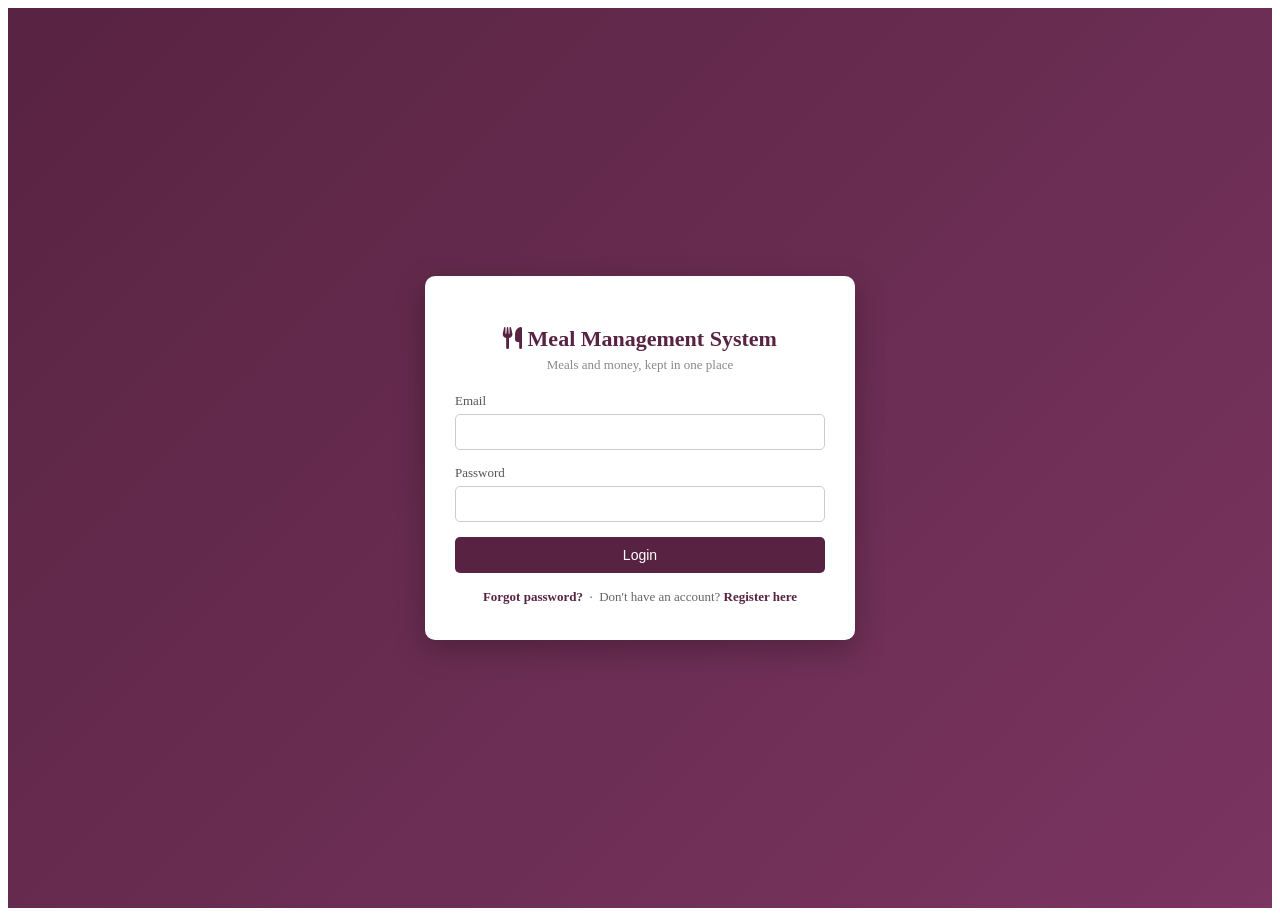
<file: index.html>
<!DOCTYPE html>
<html>

<head>
    <title>Meal Management System</title>
    <link rel="stylesheet" href="style.css">

    <!-- Font Awesome Icons -->
    <link rel="stylesheet" href="https://cdnjs.cloudflare.com/ajax/libs/font-awesome/6.5.0/css/all.min.css">
</head>

<body>

    <!-- ================= LOGIN / REGISTER ================= -->
    <div id="authPage" class="authwrap">
        <div class="authbox">
            <h1><i class="fa-solid fa-utensils"></i> Meal Management System</h1>
            <p class="tagline">Meals and money, kept in one place</p>

            <!-- LOGIN FORM -->
            <div id="loginForm">
                <div class="field">
                    <label>Email</label>
                    <input type="email" id="loginEmail">
                </div>
                <div class="field">
                    <label>Password</label>
                    <input type="password" id="loginPassword">
                </div>
                <button class="btn btn-full" onclick="loginUser()">Login</button>
                <div class="msg" id="loginMsg"></div>
                <p class="switch-line">
                    <a onclick="showTab('forgot')">Forgot password?</a>
                    &nbsp;&middot;&nbsp;
                    Don't have an account? <a onclick="showTab('register')">Register here</a>
                </p>
            </div>

            <!-- FORGOT PASSWORD FORM -->
            <div id="forgotForm" style="display:none;">
                <p style="font-size:13px; color:#666; margin-top:0;">
                    Enter the email on your account and choose a new password.
                    This is a school project demo, so there is no email sent &mdash;
                    it just checks the email matches an account and updates the password right away.
                </p>
                <div class="field">
                    <label>Your Email</label>
                    <input type="email" id="forgotEmail">
                </div>
                <div class="field">
                    <label>New Password</label>
                    <input type="password" id="forgotNewPassword">
                </div>
                <button class="btn btn-full" onclick="resetPassword()">Reset Password</button>
                <div class="msg" id="forgotMsg"></div>
                <p class="switch-line"><a onclick="showTab('login')">Back to Login</a></p>
            </div>

            <!-- REGISTER FORM -->
            <div id="registerForm" style="display:none;">
                <div class="field">
                    <label>Full Name</label>
                    <input type="text" id="regName">
                </div>
                <div class="field">
                    <label>Email</label>
                    <input type="email" id="regEmail">
                </div>
                <div class="field">
                    <label>Password</label>
                    <input type="password" id="regPassword">
                </div>
                <div class="field">
                    <label>Account Type</label>
                    <select id="regRole">
                        <option value="member">Member</option>
                        <option value="admin">Admin</option>
                    </select>
                </div>
                <button class="btn btn-full" onclick="registerUser()">Register</button>
                <div class="msg" id="regMsg"></div>
                <p class="switch-line">Already have an account? <a onclick="showTab('login')">Login here</a></p>
            </div>
        </div>
    </div>


    <!-- ================= MAIN APP ================= -->
    <div id="appPage" class="appwrap" style="display:none;">

        <!-- SIDEBAR -->
        <div class="sidebar">
            <div class="brand">
                <i class="fa-solid fa-utensils"></i>
                <span>Meal Management System</span>
            </div>
            <nav>
                <a data-page="dashboard" onclick="showPage('dashboard')"><i class="fa-solid fa-gauge"></i> Dashboard</a>
                <a data-page="mess" onclick="showPage('mess')"><i class="fa-solid fa-house-user"></i> Create/Join Mess</a>
                <a data-page="mealplan" onclick="showPage('mealplan')"><i class="fa-solid fa-bowl-food"></i> Meal Plan</a>
                <a data-page="attendance" onclick="showPage('attendance')"><i class="fa-solid fa-clipboard-check"></i> Attendance</a>
                <a data-page="expenses" onclick="showPage('expenses')"><i class="fa-solid fa-file-invoice-dollar"></i> Expenses</a>
                <a data-page="payments" onclick="showPage('payments')"><i class="fa-solid fa-money-bill-wave"></i> Payments</a>
                <a data-page="budget" onclick="showPage('budget')"><i class="fa-solid fa-calculator"></i> Budget Tools</a>
                <a data-page="profile" onclick="showPage('profile')"><i class="fa-solid fa-user"></i> Profile</a>
                <a href="database.html" target="_blank"><i class="fa-solid fa-database"></i> View Database</a>
            </nav>
        </div>

        <!-- MAIN CONTENT -->
        <div class="main">
            <div class="topbar">
                <h2 id="pageTitle">Dashboard</h2>
                <div class="userinfo">
                    <span id="topUserName"></span>
                    &nbsp;|&nbsp;
                    <a onclick="logoutUser()"><i class="fa-solid fa-right-from-bracket"></i> Logout</a>
                </div>
            </div>

            <div class="page" id="pageContent">
                <!-- filled by JavaScript -->
            </div>
        </div>

    </div>


    <!-- PART 1: login, mess, meal plan, attendance, profile -->
    <script src="part1.js"></script>

    <!-- PART 2: expenses, payments, budget tools (algorithms) -->
    <script src="part2.js"></script>

</body>

</html>
</file>
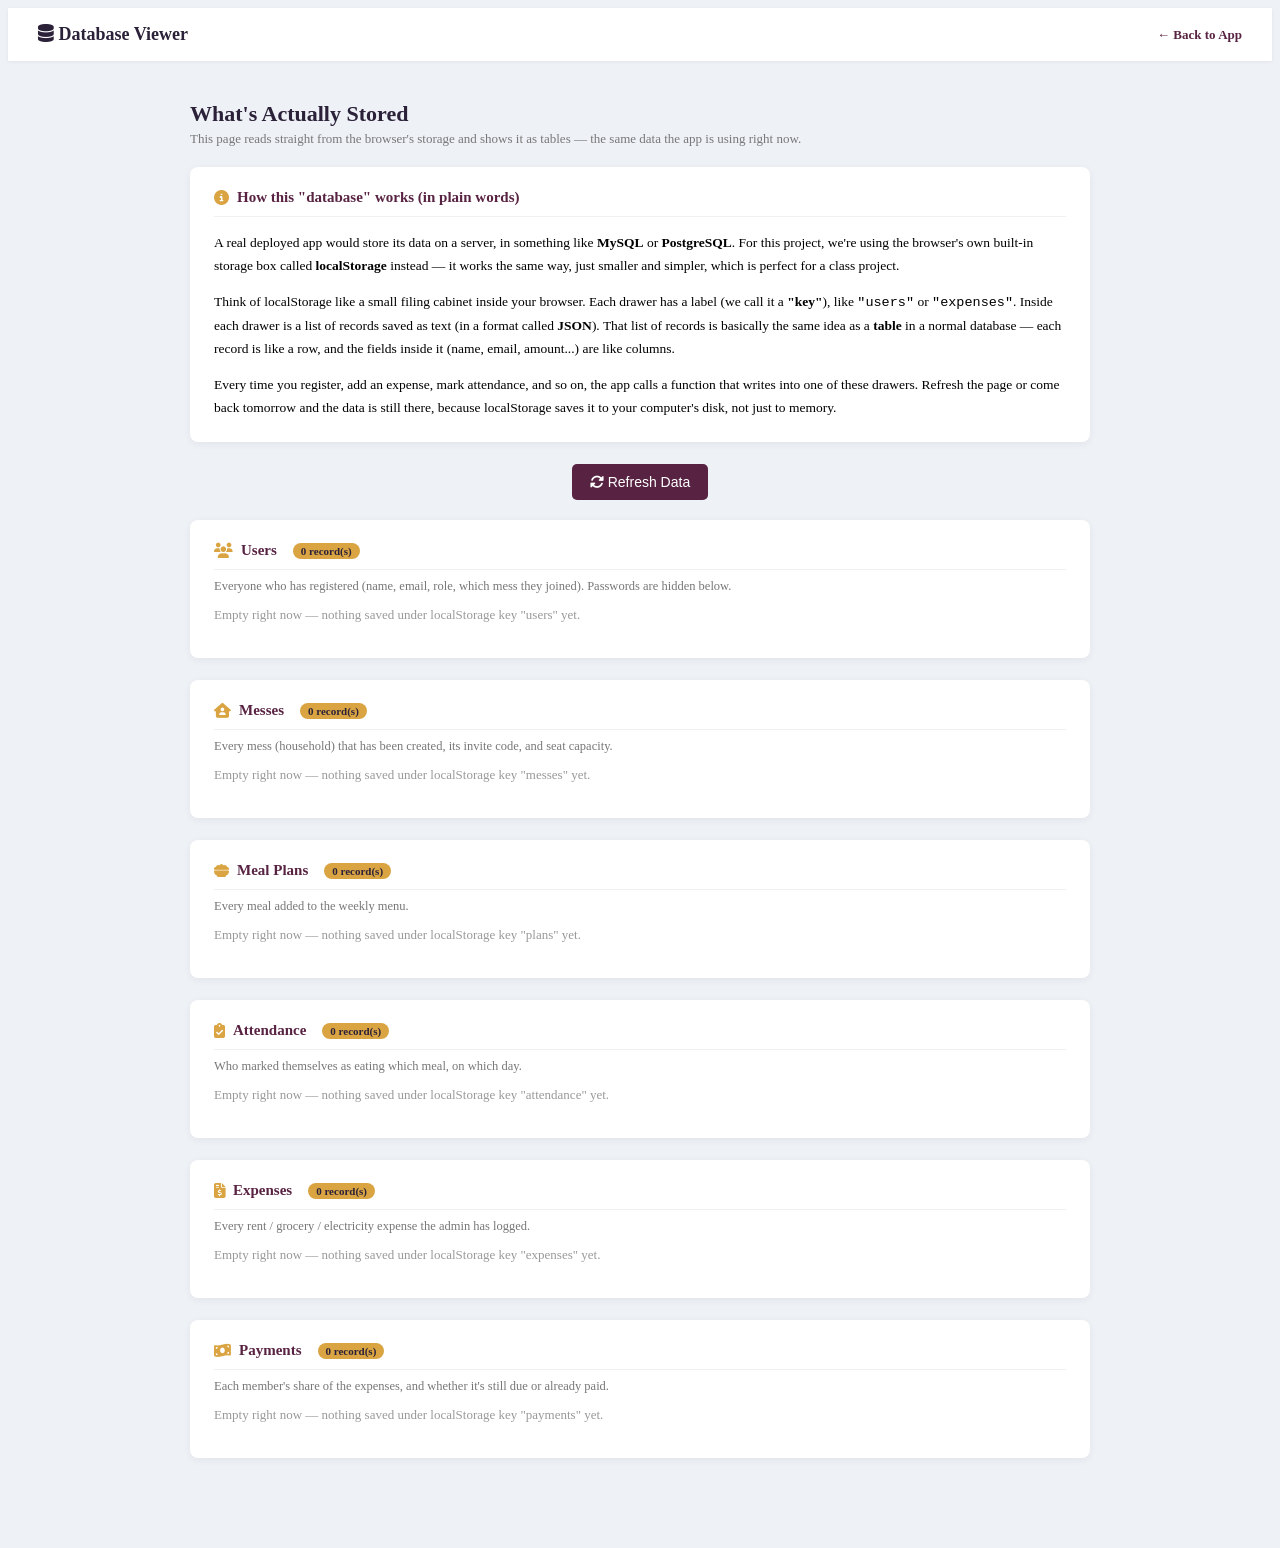
<file: database.html>
<!DOCTYPE html>
<html>

<head>
    <title>Database Viewer - Meal Management System</title>
    <link rel="stylesheet" href="style.css">
    <link rel="stylesheet" href="https://cdnjs.cloudflare.com/ajax/libs/font-awesome/6.5.0/css/all.min.css">
</head>

<body style="background:#eef1f6;">

    <div class="topbar">
        <h2><i class="fa-solid fa-database"></i> Database Viewer</h2>
        <div class="userinfo"><a href="index.html">&larr; Back to App</a></div>
    </div>

    <div class="page" style="max-width:900px;">
        <h1>What's Actually Stored</h1>
        <p class="sub">This page reads straight from the browser's storage and shows it as tables &mdash; the same data the app is using right now.</p>

        <div class="card">
            <h3><i class="fa-solid fa-circle-info"></i> How this "database" works (in plain words)</h3>
            <p style="font-size:13.5px; line-height:1.7;">
                A real deployed app would store its data on a server, in something like <b>MySQL</b> or
                <b>PostgreSQL</b>. For this project, we're using the browser's own built-in storage box
                called <b>localStorage</b> instead &mdash; it works the same way, just smaller and simpler,
                which is perfect for a class project.
            </p>
            <p style="font-size:13.5px; line-height:1.7;">
                Think of localStorage like a small filing cabinet inside your browser. Each drawer has a
                label (we call it a <b>"key"</b>), like <code>"users"</code> or <code>"expenses"</code>.
                Inside each drawer is a list of records saved as text (in a format called <b>JSON</b>).
                That list of records is basically the same idea as a <b>table</b> in a normal database
                &mdash; each record is like a row, and the fields inside it (name, email, amount...) are
                like columns.
            </p>
            <p style="font-size:13.5px; line-height:1.7; margin-bottom:0;">
                Every time you register, add an expense, mark attendance, and so on, the app calls a
                function that writes into one of these drawers. Refresh the page or come back tomorrow
                and the data is still there, because localStorage saves it to your computer's disk, not
                just to memory.
            </p>
        </div>

        <div style="text-align:center; margin-bottom:20px;">
            <button class="btn" onclick="loadAllTables()"><i class="fa-solid fa-rotate"></i> Refresh Data</button>
        </div>

        <div id="tablesArea"></div>
    </div>

    <script>
        // Each "table" we use in the app, with a friendly label and an
        // explanation of what it stores. This list is just for showing
        // things nicely on screen - the real data lives in localStorage.
        var TABLES = [
            { key: "users", label: "Users", icon: "fa-users", desc: "Everyone who has registered (name, email, role, which mess they joined). Passwords are hidden below." },
            { key: "messes", label: "Messes", icon: "fa-house-user", desc: "Every mess (household) that has been created, its invite code, and seat capacity." },
            { key: "plans", label: "Meal Plans", icon: "fa-bowl-food", desc: "Every meal added to the weekly menu." },
            { key: "attendance", label: "Attendance", icon: "fa-clipboard-check", desc: "Who marked themselves as eating which meal, on which day." },
            { key: "expenses", label: "Expenses", icon: "fa-file-invoice-dollar", desc: "Every rent / grocery / electricity expense the admin has logged." },
            { key: "payments", label: "Payments", icon: "fa-money-bill-wave", desc: "Each member's share of the expenses, and whether it's still due or already paid." }
        ];

        function loadAllTables() {
            var area = document.getElementById("tablesArea");
            var html = "";

            for (var t = 0; t < TABLES.length; t++) {
                var table = TABLES[t];
                var raw = localStorage.getItem(table.key);
                var rows = raw ? JSON.parse(raw) : [];

                html += "<div class='card'>";
                html += "<h3><i class='fa-solid " + table.icon + "'></i> " + table.label +
                    " <span class='tag'>" + rows.length + " record(s)</span></h3>";
                html += "<p style='font-size:12.5px; color:#777; margin-top:-6px;'>" + table.desc + "</p>";

                if (rows.length === 0) {
                    html += "<p style='color:#999; font-size:13px;'>Empty right now &mdash; nothing saved under localStorage key \"" + table.key + "\" yet.</p>";
                } else {
                    // Build a table with one column per field found in the first record
                    var columns = Object.keys(rows[0]);
                    html += "<div style='overflow-x:auto;'><table><tr>";
                    for (var c = 0; c < columns.length; c++) {
                        html += "<th>" + columns[c] + "</th>";
                    }
                    html += "</tr>";

                    for (var r = 0; r < rows.length; r++) {
                        html += "<tr>";
                        for (var c = 0; c < columns.length; c++) {
                            var value = rows[r][columns[c]];
                            // hide real passwords on screen - show dots instead
                            if (columns[c] === "password") value = "••••••••";
                            if (value === null || value === undefined) value = "-";
                            html += "<td>" + value + "</td>";
                        }
                        html += "</tr>";
                    }
                    html += "</table></div>";
                }

                html += "</div>";
            }

            area.innerHTML = html;
        }

        // Load automatically when the page opens
        loadAllTables();
    </script>

</body>

</html>
</file>
<file: style.css>
style.css
100%
body {
    margin: 0;
    font-family: 'Segoe UI', Arial, sans-serif;
    background: #eef1f6;
    color: #333;
}  

a {
    text-decoration: none;
}

/* ============ LOGIN / REGISTER PAGE ============ */

.authwrap {
    min-height: 100vh;
    display: flex;
    align-items: center;
    justify-content: center;
    background: linear-gradient(135deg, #582342, #7a3560);
}

.authbox {
    width: 370px;
    background: white;
    padding: 35px 30px;
    border-radius: 10px;
    box-shadow: 0 10px 30px rgba(0, 0, 0, 0.25);
}

.authbox h1 {
    text-align: center;
    color: #582342;
    font-size: 22px;
    margin-bottom: 5px;
}

.authbox p.tagline {
    text-align: center;
    color: #888;
    font-size: 13px;
    margin-top: 0;
    margin-bottom: 20px;
}

.switch-line {
    text-align: center;
    font-size: 13px;
    color: #666;
    margin-top: 16px;
    margin-bottom: 0;
}

.switch-line a {
    color: #582342;
    font-weight: bold;
    cursor: pointer;
}

.switch-line a:hover {
    text-decoration: underline;
}

.field {
    margin-bottom: 15px;
}

.field label {
    display: block;
    font-size: 13px;
    margin-bottom: 5px;
    color: #555;
}

.field input,
.field select {
    width: 100%;
    padding: 9px 10px;
    border: 1px solid #ccc;
    border-radius: 5px;
    box-sizing: border-box;
    font-size: 14px;
}

.field input:focus,
.field select:focus {
    outline: none;
    border-color: #582342;
}

.msg {
    font-size: 13px;
    color: #c0392b;
    margin-top: 10px;
}

/* ============ BUTTONS ============ */

.btn {
    padding: 10px 18px;
    background: #582342;
    color: white;
    border: none;
    border-radius: 5px;
    cursor: pointer;
    font-size: 14px;
}

.btn:hover {
    background: #401830;
}

.btn-outline {
    background: white;
    color: #582342;
    border: 1px solid #582342;
}

.btn-outline:hover {
    background: #582342;
    color: white;
}

.btn-full {
    width: 100%;
}

/* ============ APP LAYOUT ============ */

.appwrap {
    display: flex;
    min-height: 100vh;
}

/*- ---- Sidebar ---- */

.sidebar {
    width: 230px;
    flex-shrink: 0;
    background: #2b2138;
    color: #eee;
    padding: 20px 0;
}

.sidebar .brand {
    display: flex;
    align-items: center;
    gap: 10px;
    padding: 0 22px 20px;
    border-bottom: 1px solid rgba(255, 255, 255, 0.1);
    margin-bottom: 12px;
}

.sidebar .brand i {
    font-size: 22px;
    color: #d9a441;
}

.sidebar .brand span {
    font-size: 16px;
    font-weight: bold;
}

.sidebar nav a {
    display: flex;
    align-items: center;
    gap: 12px;
    padding: 11px 22px;
    color: #cfc7d8;
    font-size: 14px;
}

.sidebar nav a i {
    width: 18px;
    text-align: center;
    color: #d9a441;
}

.sidebar nav a:hover {
    background: rgba(255, 255, 255, 0.06);
    color: white;
}

.sidebar nav a.active {
    background: #582342;
    color: white;
    border-left: 3px solid #d9a441;
}

/* ---- Top bar + content ---- */

.main {
    flex: 1;
    min-width: 0;
}

.topbar {
    background: white;
    padding: 16px 30px;
    display: flex;
    justify-content: space-between;
    align-items: center;
    box-shadow: 0 1px 4px rgba(0, 0, 0, 0.06);
}

.topbar h2 {
    margin: 0;
    font-size: 18px;
    color: #2b2138;
}

.topbar .userinfo {
    font-size: 13px;
    color: #666;
}

.topbar .userinfo a {
    color: #582342;
    cursor: pointer;
    font-weight: bold;
}

.page {
    max-width: 900px;
    margin: 0 auto;
    padding: 25px 30px 60px;
}

.page h1 {
    color: #2b2138;
    font-size: 22px;
    margin-bottom: 4px;
}

.page p.sub {
    color: #777;
    font-size: 13px;
    margin-top: 0;
    margin-bottom: 20px;
}

/* ============ CARD ============ */

.card {
    background: white;
    border-radius: 8px;
    box-shadow: 0 2px 8px rgba(0, 0, 0, 0.06);
    padding: 22px 24px;
    margin-bottom: 22px;
}

.card h3 {
    margin-top: 0;
    color: #582342;
    font-size: 15px;
    padding-bottom: 10px;
    border-bottom: 1px solid #f0f0f0;
    display: flex;
    align-items: center;
    gap: 8px;
}

.card h3 i {
    color: #d9a441;
}

.tag {
    font-size: 11px;
    background: #d9a441;
    color: #2b2138;
    padding: 2px 8px;
    border-radius: 10px;
    margin-left: 8px;
    font-weight: bold;
}

/* ============ TABLE ============ */

table {
    width: 100%;
    border-collapse: collapse;
    font-size: 13px;
}

th, td {
    text-align: left;
    padding: 10px 8px;
    border-bottom: 1px solid #f0f0f0;
}

th {
    color: #888;
    font-size: 11px;
    text-transform: uppercase;
    letter-spacing: 0.5px;
}

/* ============ FORM ROW ============ */

.row {
    display: flex;
    gap: 14px;
    flex-wrap: wrap;
    margin-bottom: 15px;
}

.row .field {
    flex: 1;
    min-width: 150px;
    margin-bottom: 0;
}

/* ============ STATUS ============ */

.status {
    padding: 3px 10px;
    font-size: 12px;
    border-radius: 10px;
    font-weight: bold;
}

.paid {
    color: #1e7e34;
    background: #e7f7ed;
}

.due {
    color: #c0392b;
    background: #fdecea;
}

/* ============ STAT BOX ============ */

.statgrid {
    display: grid;
    grid-template-columns: repeat(auto-fit, minmax(180px, 1fr));
    gap: 15px;
}

.statbox {
    background: #f8f6fb;
    border-left: 4px solid #582342;
    border-radius: 6px;
    padding: 14px 16px;
}

.statbox .label {
    font-size: 12px;
    color: #777;
}

.statbox .value {
    font-size: 20px;
    font-weight: bold;
    color: #2b2138;
    margin-top: 4px;
}

/* ============ MEAL PLAN GRID ============ */

.daygrid {
    display: grid;
    grid-template-columns: repeat(7, 1fr);
    gap: 10px;
}

.daybox {
    background: #f8f6fb;
    border-radius: 6px;
    padding: 12px;
    font-size: 12px;
}

.daybox b {
    display: block;
    color: #582342;
    margin-bottom: 6px;
}

/* ============ ATTENDANCE ============ */

.attrow {
    display: flex;
    justify-content: space-between;
    align-items: center;
    padding: 12px 0;
    border-bottom: 1px solid #f0f0f0;
}

.attrow label {
    margin-left: 12px;
    font-size: 13px;
    color: #555;
}

.attrow label.own {
    color: #2b2138;
    font-weight: bold;
}

.attrow input:disabled {
    opacity: 0.4;
}

.restricted-note {
    background: #fdecea;
    border: 1px solid #f1b0a8;
    color: #a02a1e;
    font-size: 13px;
    padding: 10px 14px;
    border-radius: 6px;
    margin-bottom: 15px;
}

.seatbar {
    background: #f0f0f0;
    border-radius: 6px;
    height: 10px;
    width: 100%;
    margin-top: 6px;
    overflow: hidden;
}

.seatbar-fill {
    background: #582342;
    height: 100%;
}

/* ---------- ALGORITHM TEST REPORT ---------- */

.summary-banner {
    padding: 18px 22px;
    border-radius: 8px;
    font-size: 18px;
    font-weight: bold;
    margin-bottom: 22px;
    text-align: center;
}

.summary-banner.all-pass {
    background: #e7f7ed;
    color: #1e7e34;
    border: 1px solid #b7e3c4;
}

.summary-banner.some-fail {
    background: #fdecea;
    color: #a02a1e;
    border: 1px solid #f1b0a8;
}

.test-line {
    display: flex;
    align-items: center;
    gap: 10px;
    padding: 8px 0;
    border-bottom: 1px solid #f0f0f0;
    font-size: 13px;
}

.test-line:last-child {
    border-bottom: none;
}

.test-badge {
    flex-shrink: 0;
    font-size: 11px;
    font-weight: bold;
    padding: 3px 10px;
    border-radius: 10px;
    text-align: center;
    min-width: 55px;
}

.test-badge.pass {
    background: #e7f7ed;
    color: #1e7e34;
}

.test-badge.fail {
    background: #fdecea;
    color: #a02a1e;
}

.sample-io {
    background: #f8f6fb;
    border-radius: 6px;
    padding: 12px 14px;
    font-size: 12px;
    font-family: 'Courier New', monospace;
    margin: 10px 0;
    line-height: 1.6;
    overflow-x: auto;
}

.sample-io b {
    color: #582342;
    font-family: 'Segoe UI', Arial, sans-serif;
}

/* ============ CODE BOX ============ */

.code {
    display: inline-block;
    font-size: 22px;
    letter-spacing: 4px;
    border: 2px dashed #d9a441;
    border-radius: 6px;
    padding: 10px 16px;
    color: #582342;
    background: #fdf8ef;
}

/* ============ KNAPSACK ROWS ============ */

.knap-item {
    display: flex;
    align-items: center;
    gap: 10px;
    padding: 8px 0;
    font-size: 13px;
    border-bottom: 1px solid #f0f0f0;
}

.knap-item input {
    width: 65px;
    padding: 5px;
    border: 1px solid #ccc;
    border-radius: 4px;
}

.result {
    margin-top: 15px;
    background: #f8f6fb;
    border-left: 4px solid #d9a441;
    border-radius: 6px;
    padding: 14px 16px;
    font-size: 13px;
    line-height: 1.7;
}

.sample-note {
    background: #fff8e1;
    border: 1px solid #e0c46c;
    color: #6b5a1e;
    font-size: 12px;
    padding: 10px 14px;
    border-radius: 6px;
    margin-bottom: 15px;
}
Displaying style.css.
</file>
